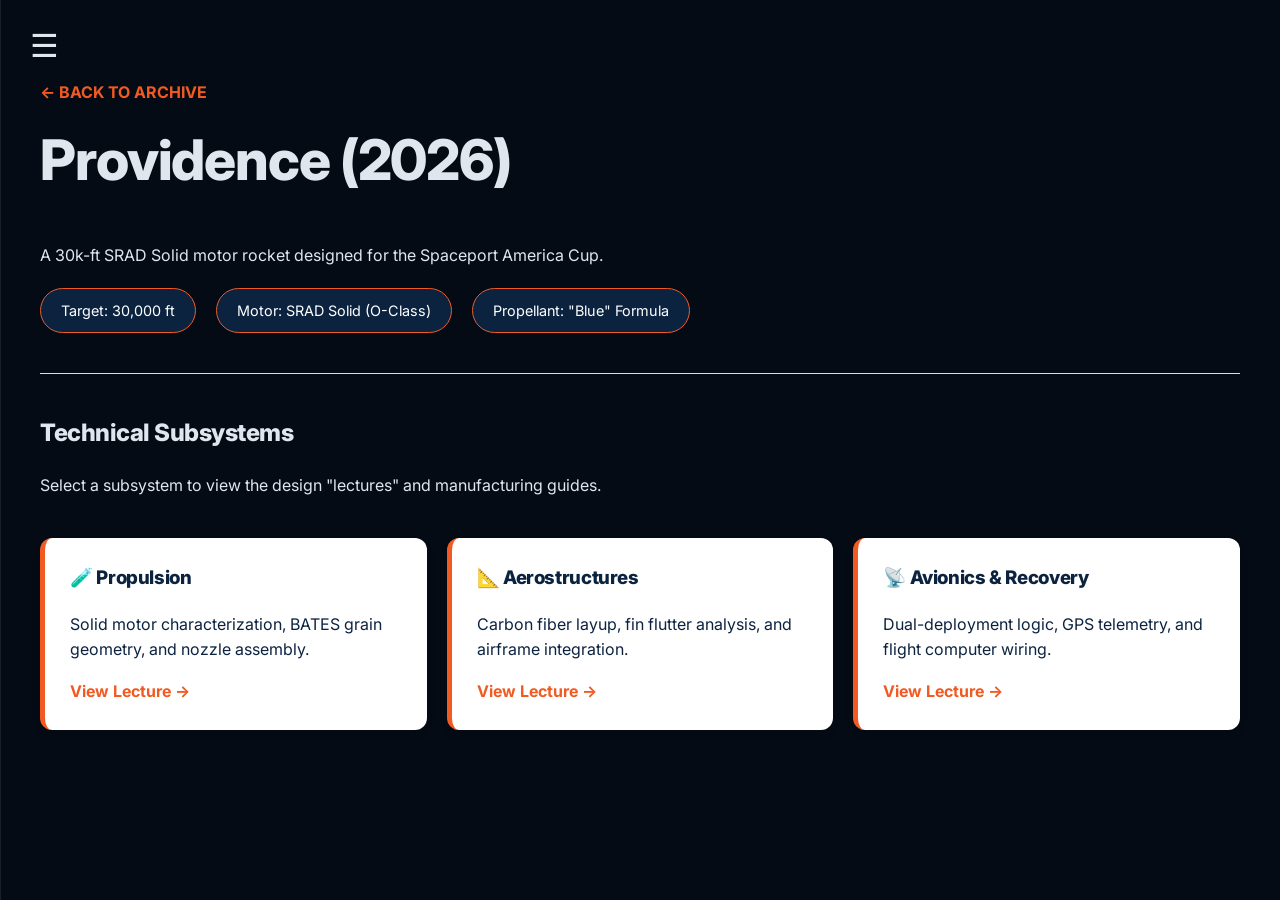
<file: projects/providence.html>
<!DOCTYPE html>
<html lang="en">
<head>
    <meta charset="UTF-8">
    <meta name="viewport" content="width=device-width, initial-scale=1.0">
    <title>Project Providence | UTSA Aero</title>
    <link rel="stylesheet" href="../style.css">
    <style>
        .hero-stats {
            display: flex;
            gap: 20px;
            margin-top: 20px;
            flex-wrap: wrap;
        }
        .stat-badge {
            background: var(--navy);
            color: white;
            padding: 10px 20px;
            border-radius: 50px;
            border: 1px solid var(--orange);
            font-size: 0.9rem;
        }
        .subsystem-grid {
            display: grid;
            grid-template-columns: repeat(auto-fit, minmax(250px, 1fr));
            gap: 20px;
            margin-top: 40px;
        }
        .lecture-link {
            background: white;
            padding: 25px;
            border-radius: 12px;
            text-decoration: none;
            color: var(--navy);
            box-shadow: 0 4px 10px rgba(0,0,0,0.05);
            border-left: 5px solid var(--orange);
            transition: 0.3s;
        }
        .lecture-link:hover {
            transform: scale(1.03);
            background: var(--light-gray);
        }
    </style>
</head>
<body>

    <button class="menu-btn" onclick="toggleMenu()">☰</button>
    <div class="overlay-bg" id="overlay" onclick="toggleMenu()"></div>

    <nav id="sidebar">
        <button class="close-btn" onclick="toggleMenu()">×</button>
        <a href="../index.html" class="nav-item">🏠 Home</a>
        <a href="../index.html#projects" class="nav-item">🚀 All Projects</a>
        <a href="../lectures/propulsion-srad.html" class="nav-item">🧪 Propulsion Lecture</a>
    </nav>

    <main>
        <a href="../index.html" style="text-decoration: none; color: var(--orange); font-weight: bold;">← BACK TO ARCHIVE</a>
        
        <h1 style="font-size: 3.5rem; margin-top: 10px;">Providence (2026)</h1>
        <p>A 30k-ft SRAD Solid motor rocket designed for the Spaceport America Cup.</p>

        <div class="hero-stats">
            <div class="stat-badge">Target: 30,000 ft</div>
            <div class="stat-badge">Motor: SRAD Solid (O-Class)</div>
            <div class="stat-badge">Propellant: "Blue" Formula</div>
        </div>

        <hr style="margin: 40px 0; border: 0; border-top: 1px solid #ddd;">

        <h2>Technical Subsystems</h2>
        <p>Select a subsystem to view the design "lectures" and manufacturing guides.</p>

        <div class="subsystem-grid">
            
            <a href="../lectures/propulsion-srad.html" class="lecture-link">
                <h3 style="margin-top:0;">🧪 Propulsion</h3>
                <p>Solid motor characterization, BATES grain geometry, and nozzle assembly.</p>
                <strong style="color: var(--orange);">View Lecture →</strong>
            </a>

            <a href="../lectures/structures.html" class="lecture-link">
                <h3 style="margin-top:0;">📐 Aerostructures</h3>
                <p>Carbon fiber layup, fin flutter analysis, and airframe integration.</p>
                <strong style="color: var(--orange);">View Lecture →</strong>
            </a>

            <a href="../lectures/avionics.html" class="lecture-link">
                <h3 style="margin-top:0;">📡 Avionics & Recovery</h3>
                <p>Dual-deployment logic, GPS telemetry, and flight computer wiring.</p>
                <strong style="color: var(--orange);">View Lecture →</strong>
            </a>

        </div>
    </main>

    <script>
        function toggleMenu() {
            document.getElementById('sidebar').classList.toggle('open');
            document.getElementById('overlay').classList.toggle('active');
        }
    </script>
</body>
</html>
</file>
<file: style.css>
@import url('https://fonts.googleapis.com/css2?family=Inter:wght@300;400;600;800&family=Roboto+Mono:wght@400;500&display=swap');

:root {
    --bg-color: #050b14;        /* Deep Space Black */
    --surface: #0c1421;         /* Card Surface */
    --navy: #0C2340;            /* UTSA Navy */
    --orange: #F15A22;          /* UTSA Orange */
    --text-main: #e0e6ed;       /* Off-white */
    --text-dim: #94a3b8;        /* Muted Gray */
    --sidebar-width: 280px;
    --transition: all 0.3s cubic-bezier(0.4, 0, 0.2, 1);
}

body {
    font-family: 'Inter', sans-serif;
    margin: 0;
    background-color: var(--bg-color);
    color: var(--text-main);
    line-height: 1.6;
}

/* --- AEROSPACE TYPOGRAPHY --- */
h1, h2, h3 {
    font-weight: 800;
    letter-spacing: -0.02em;
    color: var(--white);
}

code, .tech-data {
    font-family: 'Roboto Mono', monospace;
    color: var(--orange);
    background: rgba(241, 90, 34, 0.1);
    padding: 2px 6px;
    border-radius: 4px;
}

/* --- MINIMALIST HAMBURGER --- */
.menu-btn {
    position: fixed;
    top: 25px;
    left: 25px;
    font-size: 32px; /* Larger for better visibility */
    background: transparent; /* Removes the button "box" */
    color: var(--text-main);
    border: none; /* Removes the border */
    cursor: pointer;
    z-index: 1100;
    padding: 5px; /* Creates an invisible hit area for fingers/mouse */
    transition: var(--transition);
    line-height: 1;
}

.menu-btn:hover {
    color: var(--orange);
    transform: scale(1.1); /* Subtle pop on hover */
}

nav {
    width: var(--sidebar-width);
    background: var(--surface);
    height: 100vh;
    position: fixed; left: -280px; top: 0;
    transition: var(--transition);
    z-index: 1200;
    border-right: 1px solid rgba(255,255,255,0.05);
    display: flex; flex-direction: column;
}

nav.open { left: 0; }

.nav-item {
    padding: 18px 30px;
    color: var(--text-dim);
    text-decoration: none;
    font-size: 0.95rem;
    border-bottom: 1px solid rgba(255,255,255,0.03);
    transition: 0.2s;
}

.nav-item:hover {
    color: var(--orange);
    background: rgba(241, 90, 34, 0.05);
    padding-left: 35px;
}

/* --- PROJECT CARDS --- */
main { padding: 80px 40px; max-width: 1200px; margin: 0 auto; }

.project-grid {
    display: grid;
    grid-template-columns: repeat(auto-fit, minmax(320px, 1fr));
    gap: 30px; margin-top: 50px;
}

/* --- UPDATED VISIBILITY FOR CARDS --- */
.project-card {
    position: relative; 
    height: 420px;
    border-radius: 12px; 
    overflow: hidden;
    text-decoration: none;
    /* Changed: Lighter border for definition */
    border: 1px solid rgba(255,255,255,0.12); 
    background-color: var(--surface);
    transition: var(--transition);
}

.project-card:hover {
    transform: translateY(-8px);
    /* Changed: Stronger border and orange glow on hover */
    border-color: var(--orange);
    box-shadow: 0 12px 40px rgba(241, 90, 34, 0.25);
}

.card-bg {
    position: absolute; top: 0; left: 0;
    width: 100%; height: 100%;
    background-size: cover; background-position: center;
    /* Changed: Increased default brightness from 0.6 to 0.8 */
    filter: brightness(0.8);
    transition: var(--transition);
    z-index: 1;
}

.project-card:hover .card-bg {
    /* Changed: Full brightness on hover to make it "light up" */
    filter: brightness(1);
    transform: scale(1.05);
}

.card-overlay {
    position: absolute; top: 0; left: 0;
    width: 100%; height: 100%;
    /* Changed: Made the gradient more transparent at the top */
    background: linear-gradient(to top, rgba(5, 11, 20, 0.95) 10%, rgba(5, 11, 20, 0.2) 100%);
    z-index: 2;
}

.card-content {
    position: relative; 
    z-index: 3; 
    padding: 30px; 
    /* Changed: Forced white text for maximum contrast */
    color: #ffffff; 
    text-shadow: 0 2px 4px rgba(0,0,0,0.5); /* Helps text stand out against busy images */
}

.card-content h3 { color: var(--orange); text-transform: uppercase; letter-spacing: 1px; }

/* Subsystem/Lecture Link styling */
.lecture-card {
    background: var(--surface);
    padding: 25px; border-radius: 10px;
    border: 1px solid rgba(255,255,255,0.05);
    text-decoration: none; color: var(--text-main);
    transition: 0.3s;
}

.lecture-card:hover { border-color: var(--orange); background: #161f2e; }

.overlay-bg {
    position: fixed; top: 0; left: 0;
    width: 100%; height: 100%;
    background: rgba(0,0,0,0.7); display: none; z-index: 1150;
}
.overlay-bg.active { display: block; }
</file>
